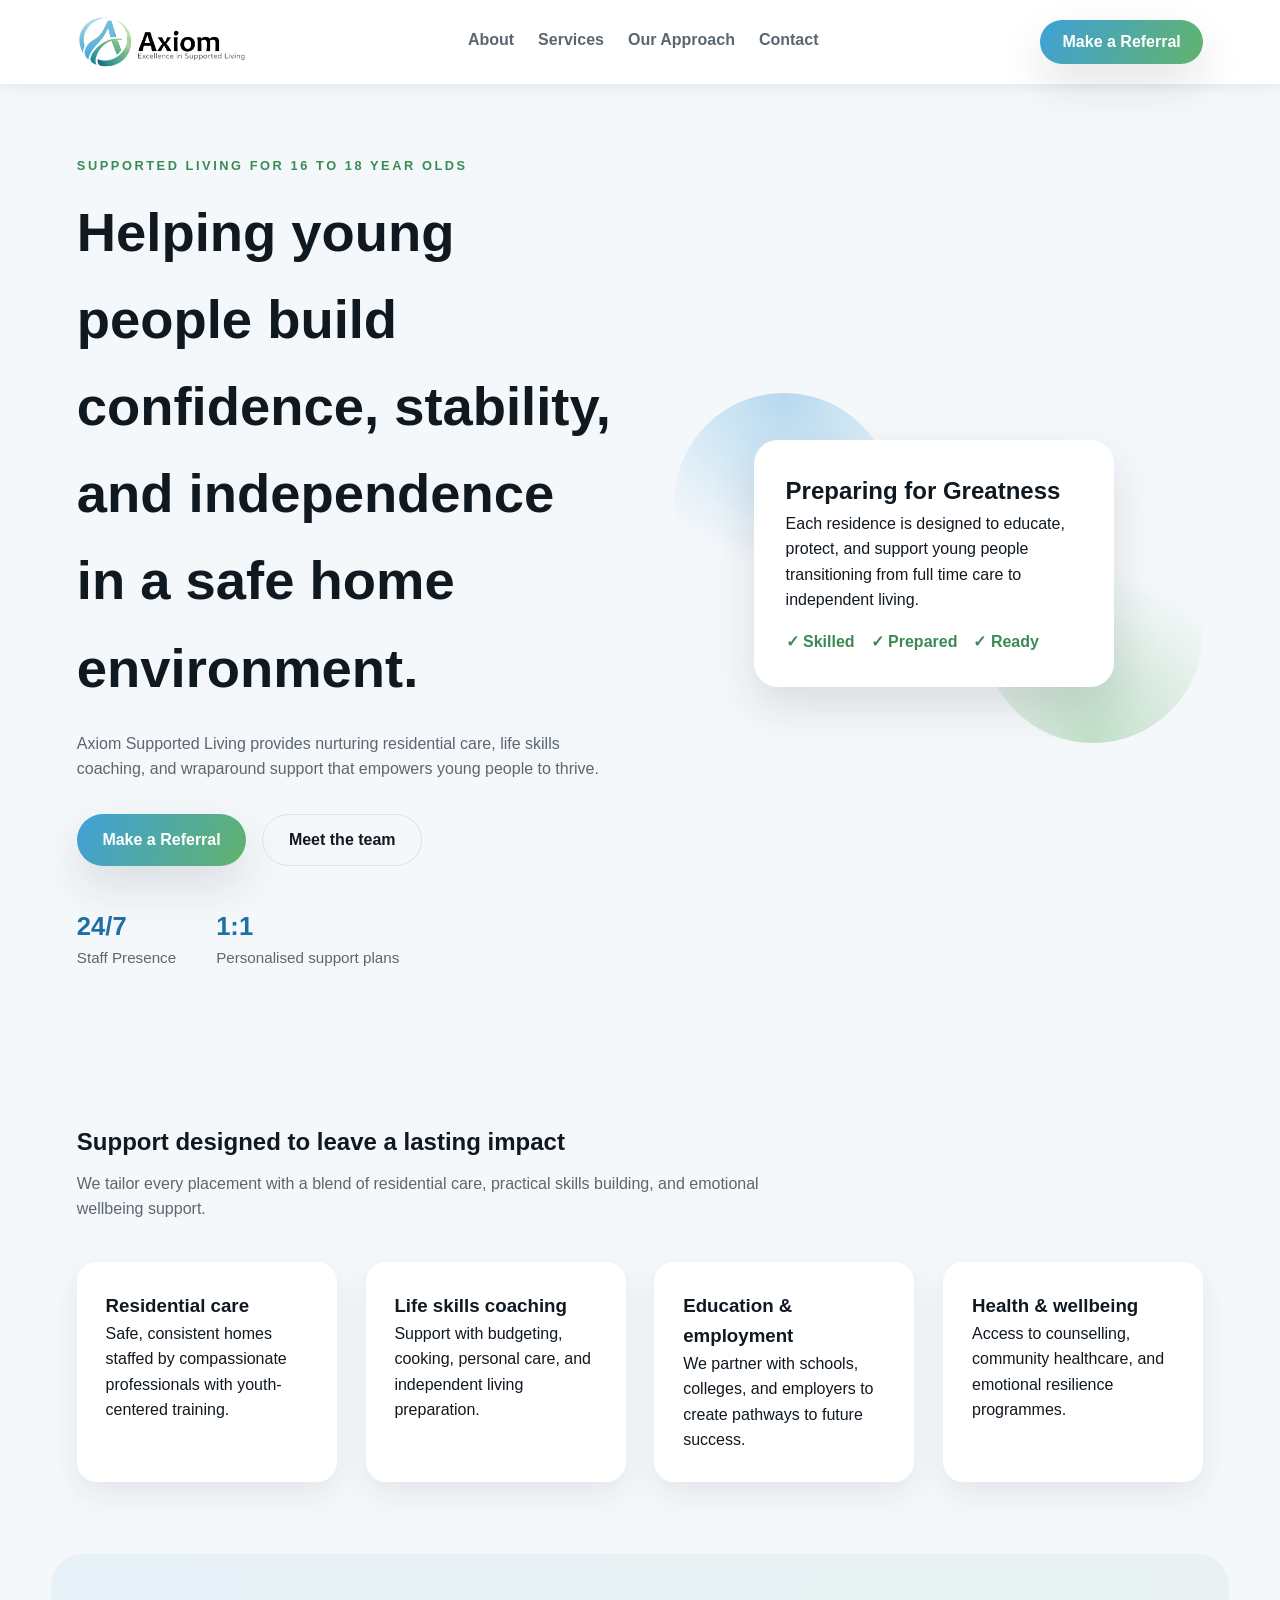
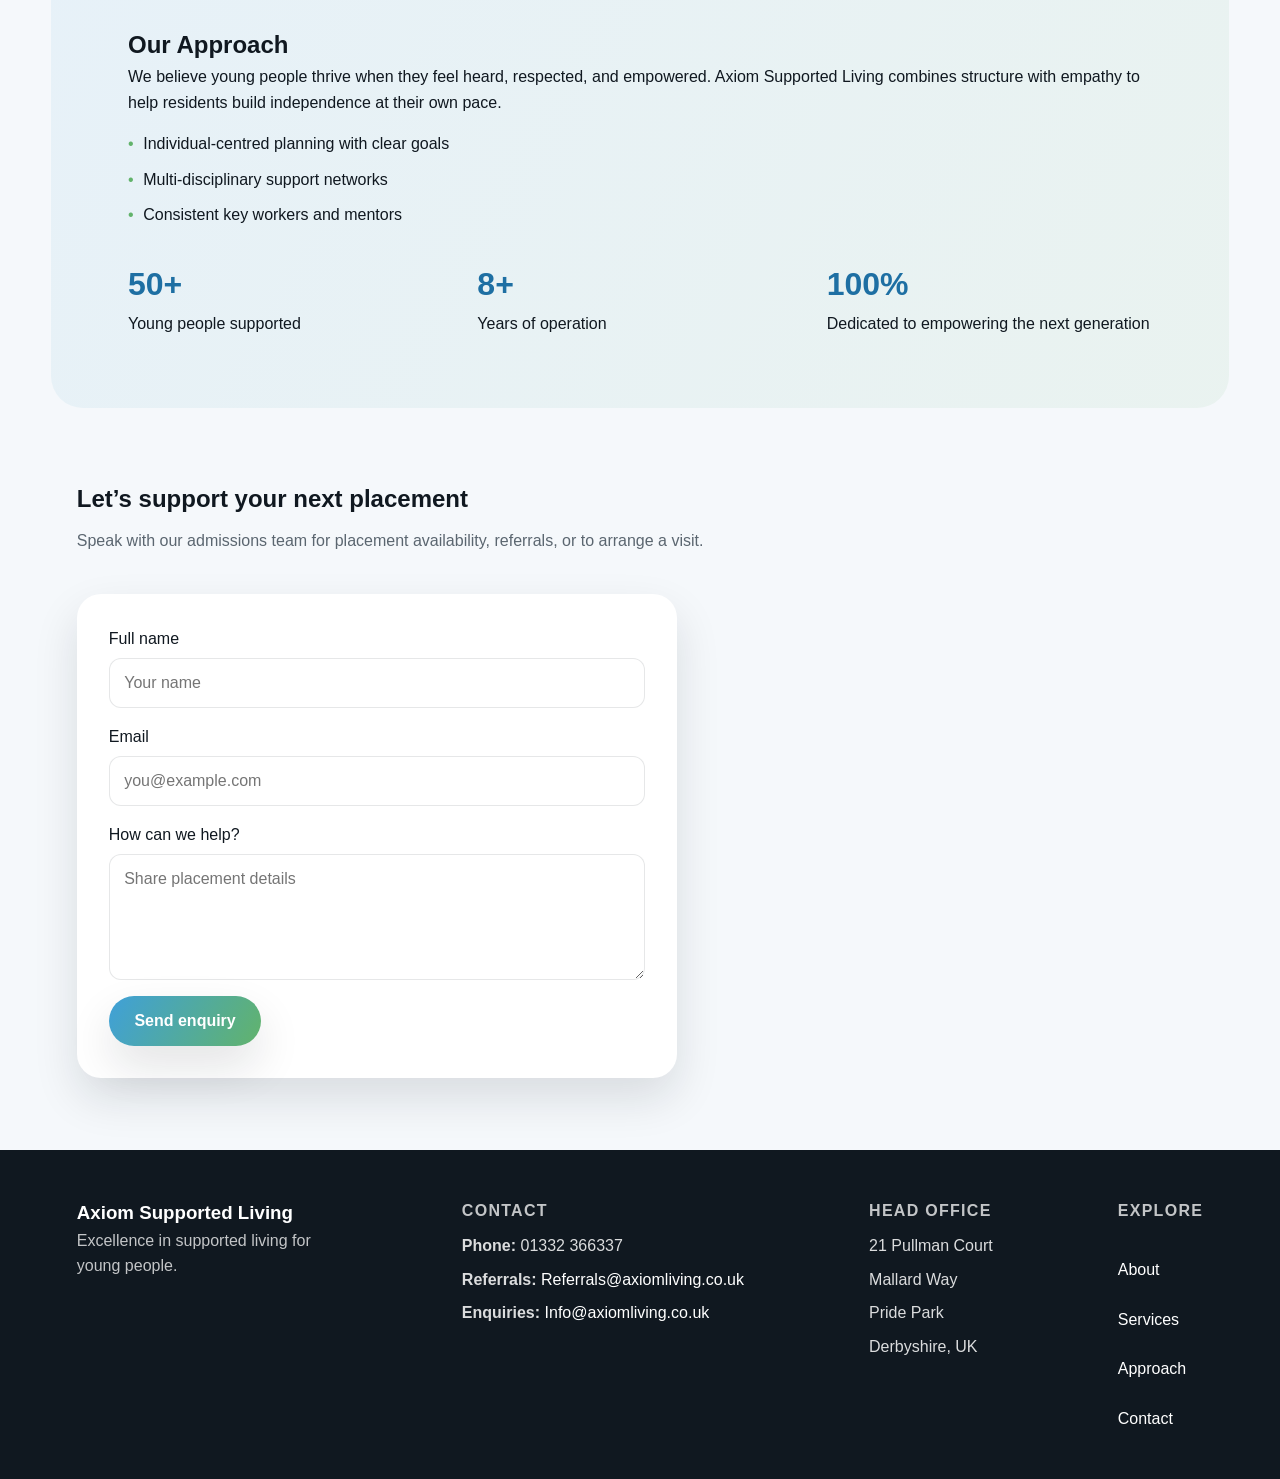
<file: index.html>
<!DOCTYPE html>
<html lang="en">
  <head>
    <meta charset="UTF-8" />
    <meta name="viewport" content="width=device-width, initial-scale=1" />
    <title>Axiom Supported Living | Excellence in Supported Living</title>
    <link rel="stylesheet" href="styles.css" />
    <link rel="icon" href="media/Favicon.ico">
  </head>
  <body>
    <header class="site-header">
      <nav class="nav">
        <a class="logo" href="index.html" aria-label="Axiom Supported Living home">
          <img src="media/AxiomLogo.png" alt="Axiom Supported Living logo" />
        </a>
        <div class="nav-links">
          <a href="#about">About</a>
          <a href="#services">Services</a>
          <a href="#approach">Our Approach</a>
          <a href="#contact">Contact</a>
        </div>
        <button class="nav-cta">Make a Referral</button>
      </nav>
    </header>

    <main>
      <section class="hero" id="about">
        <div class="hero-content">
          <p class="eyebrow">Supported living for 16 to 18 year olds</p>
          <h1>
            Helping young people build confidence, stability, and independence in a
            safe home environment.
          </h1>
          <p class="lead">
            Axiom Supported Living provides nurturing residential care, life skills
            coaching, and wraparound support that empowers young people to thrive.
          </p>
          <div class="hero-actions">
            <button class="primary">Make a Referral</button>
            <button class="ghost">Meet the team</button>
          </div>
          <div class="hero-metrics">
            <div>
              <h3>24/7</h3>
              <p>Staff Presence</p>
            </div>
            <div>
              <h3>1:1</h3>
              <p>Personalised support plans</p>
            </div>
          </div>
        </div>
        <div class="hero-visual" aria-hidden="true">
          <div class="orb orb-blue"></div>
          <div class="orb orb-green"></div>
          <div class="card">
            <h2>Preparing for Greatness</h2>
            <p>
              Each residence is designed to educate, protect, and support young
              people transitioning from full time care to independent living.
            </p>
            <div class="card-row">
              <span>✓ Skilled</span>
              <span>✓ Prepared</span>
              <span>✓ Ready</span>
            </div>
          </div>
        </div>
      </section>

      <section class="section" id="services">
        <div class="section-heading">
          <h2>Support designed to leave a lasting impact</h2>
          <p>
            We tailor every placement with a blend of residential care, practical
            skills building, and emotional wellbeing support.
          </p>
        </div>
        <div class="grid">
          <article class="service-card">
            <h3>Residential care</h3>
            <p>
              Safe, consistent homes staffed by compassionate professionals with
              youth-centered training.
            </p>
          </article>
          <article class="service-card">
            <h3>Life skills coaching</h3>
            <p>
              Support with budgeting, cooking, personal care, and independent living
              preparation.
            </p>
          </article>
          <article class="service-card">
            <h3>Education &amp; employment</h3>
            <p>
              We partner with schools, colleges, and employers to create pathways to
              future success.
            </p>
          </article>
          <article class="service-card">
            <h3>Health &amp; wellbeing</h3>
            <p>
              Access to counselling, community healthcare, and emotional resilience
              programmes.
            </p>
          </article>
        </div>
      </section>

      <section class="section highlight" id="approach">
        <div class="highlight-content">
          <h2>Our Approach</h2>
          <p>
            We believe young people thrive when they feel heard, respected, and
            empowered. Axiom Supported Living combines structure with empathy to help
            residents build independence at their own pace.
          </p>
          <ul>
            <li>Individual-centred planning with clear goals</li>
            <li>Multi-disciplinary support networks</li>
            <li>Consistent key workers and mentors</li>
          </ul>
        </div>
        <div class="highlight-stats">
          <div>
            <span>50+</span>
            <p>Young people supported</p>
          </div>
          <div>
            <span>8+</span>
            <p>Years of operation</p>
          </div>
          <div>
            <span>100%</span>
            <p>Dedicated to empowering the next generation</p>
          </div>
        </div>
      </section>

      <section class="section" id="contact">
        <div class="section-heading">
          <h2>Let’s support your next placement</h2>
          <p>
            Speak with our admissions team for placement availability, referrals, or
            to arrange a visit.
          </p>
        </div>
        <form class="contact-form">
          <div class="field">
            <label for="name">Full name</label>
            <input id="name" type="text" placeholder="Your name" required />
          </div>
          <div class="field">
            <label for="email">Email</label>
            <input id="email" type="email" placeholder="you@example.com" required />
          </div>
          <div class="field">
            <label for="message">How can we help?</label>
            <textarea id="message" rows="4" placeholder="Share placement details"></textarea>
          </div>
          <button class="primary" type="submit">Send enquiry</button>
        </form>
      </section>
    </main>

    <footer class="footer">
      <div class="footer-brand">
        <h3>Axiom Supported Living</h3>
        <p>Excellence in supported living for young people.</p>
      </div>
      <div class="footer-info">
        <h4>Contact</h4>
        <p><strong>Phone:</strong> 01332 366337</p>
        <p>
          <strong>Referrals:</strong>
          <a href="mailto:Referrals@axiomliving.co.uk">Referrals@axiomliving.co.uk</a>
        </p>
        <p>
          <strong>Enquiries:</strong>
          <a href="mailto:Info@axiomliving.co.uk">Info@axiomliving.co.uk</a>
        </p>
      </div>
      <div class="footer-info">
        <h4>Head Office</h4>
        <p>21 Pullman Court</p>
        <p>Mallard Way</p>
        <p>Pride Park</p>
        <p>Derbyshire, UK</p>
      </div>
      <div class="footer-links">
        <h4>Explore</h4>
        <a href="#about">About</a>
        <a href="#services">Services</a>
        <a href="#approach">Approach</a>
        <a href="#contact">Contact</a>
      </div>
    </footer>

    <script src="script.js"></script>
  </body>
</html>
</file>
<file: styles.css>
:root {
  --blue: #3fa0d9;
  --blue-dark: #1e6fa3;
  --green: #62b36b;
  --green-dark: #3b8a55;
  --text: #101820;
  --muted: #5b6670;
  --bg: #f5f8fb;
  --white: #ffffff;
  --shadow: 0 20px 45px rgba(16, 24, 32, 0.12);
}

* {
  box-sizing: border-box;
  margin: 0;
  padding: 0;
}

body {
  font-family: "Segoe UI", "Inter", sans-serif;
  color: var(--text);
  background: var(--bg);
  line-height: 1.6;
}

img {
  max-width: 100%;
  display: block;
}

a {
  text-decoration: none;
  color: inherit;
}

button {
  border: none;
  font: inherit;
  cursor: pointer;
}

.site-header {
  position: sticky;
  top: 0;
  background: rgba(255, 255, 255, 0.95);
  backdrop-filter: blur(12px);
  z-index: 10;
  box-shadow: 0 2px 14px rgba(16, 24, 32, 0.08);
}

.nav {
  display: flex;
  align-items: center;
  justify-content: space-between;
  padding: 1rem 6vw;
  gap: 2rem;
}

.logo img {
  height: 52px;
  width: auto;
}

.nav-links {
  display: flex;
  gap: 1.5rem;
  font-weight: 600;
  color: var(--muted);
}

.nav-links a {
  position: relative;
  padding-bottom: 0.25rem;
}

.nav-links a::after {
  content: "";
  position: absolute;
  left: 0;
  bottom: 0;
  width: 0;
  height: 2px;
  background: linear-gradient(120deg, var(--blue), var(--green));
  transition: width 0.3s ease;
}

.nav-links a:hover::after,
.nav-links a:focus-visible::after {
  width: 100%;
}

.nav-cta {
  background: linear-gradient(120deg, var(--blue), var(--green));
  color: var(--white);
  padding: 0.6rem 1.4rem;
  border-radius: 999px;
  font-weight: 600;
  box-shadow: var(--shadow);
  transition: transform 0.3s ease;
}

.nav-cta:hover {
  transform: translateY(-2px);
}

.hero {
  padding: 4.5rem 6vw 5rem;
  display: grid;
  gap: 3rem;
  align-items: center;
  grid-template-columns: repeat(auto-fit, minmax(280px, 1fr));
}

.hero-content h1 {
  font-size: clamp(2.2rem, 2vw + 1.8rem, 3.5rem);
  margin: 0.8rem 0 1.2rem;
}

.eyebrow {
  text-transform: uppercase;
  letter-spacing: 0.2em;
  color: var(--green-dark);
  font-weight: 700;
  font-size: 0.8rem;
}

.lead {
  color: var(--muted);
  max-width: 560px;
}

.hero-actions {
  margin: 2rem 0 2.5rem;
  display: flex;
  gap: 1rem;
  flex-wrap: wrap;
}

.primary,
.ghost {
  padding: 0.75rem 1.6rem;
  border-radius: 999px;
  font-weight: 600;
  transition: transform 0.3s ease, box-shadow 0.3s ease;
}

.primary {
  background: linear-gradient(120deg, var(--blue), var(--green));
  color: var(--white);
  box-shadow: var(--shadow);
}

.ghost {
  background: transparent;
  border: 1px solid rgba(16, 24, 32, 0.1);
  color: var(--text);
}

.primary:hover,
.ghost:hover {
  transform: translateY(-2px);
  box-shadow: 0 16px 30px rgba(16, 24, 32, 0.12);
}

.hero-metrics {
  display: flex;
  gap: 2.5rem;
  flex-wrap: wrap;
}

.hero-metrics h3 {
  font-size: 1.6rem;
  color: var(--blue-dark);
}

.hero-metrics p {
  color: var(--muted);
  font-size: 0.95rem;
}

.hero-visual {
  position: relative;
  min-height: 380px;
  display: grid;
  place-items: center;
}

.orb {
  position: absolute;
  width: 220px;
  height: 220px;
  border-radius: 50%;
  filter: blur(0px);
  opacity: 0.35;
  animation: float 8s ease-in-out infinite;
}

.orb-blue {
  background: radial-gradient(circle at top, var(--blue), transparent 70%);
  top: 20px;
  left: 10px;
}

.orb-green {
  background: radial-gradient(circle at bottom, var(--green), transparent 70%);
  bottom: 10px;
  right: 0;
  animation-delay: 1s;
}

.card {
  position: relative;
  background: var(--white);
  padding: 2rem;
  border-radius: 24px;
  box-shadow: var(--shadow);
  max-width: 360px;
  z-index: 1;
}

.card-row {
  margin-top: 1rem;
  display: flex;
  gap: 1rem;
  color: var(--green-dark);
  font-weight: 600;
}

.section {
  padding: 4.5rem 6vw;
}

.section-heading {
  max-width: 720px;
  margin-bottom: 2.5rem;
}

.section-heading p {
  color: var(--muted);
  margin-top: 0.6rem;
}

.grid {
  display: grid;
  gap: 1.8rem;
  grid-template-columns: repeat(auto-fit, minmax(220px, 1fr));
}

.service-card {
  background: var(--white);
  padding: 1.8rem;
  border-radius: 20px;
  box-shadow: 0 12px 30px rgba(16, 24, 32, 0.08);
  transition: transform 0.4s ease, box-shadow 0.4s ease;
}

.service-card:hover {
  transform: translateY(-6px);
  box-shadow: 0 20px 35px rgba(16, 24, 32, 0.12);
}

.highlight {
  background: linear-gradient(120deg, rgba(63, 160, 217, 0.08), rgba(98, 179, 107, 0.08));
  border-radius: 32px;
  margin: 0 4vw;
}

.highlight-content ul {
  margin-top: 1rem;
  list-style: none;
  display: grid;
  gap: 0.6rem;
}

.highlight-content li::before {
  content: "•";
  color: var(--green);
  margin-right: 0.6rem;
}

.highlight-stats {
  display: grid;
  gap: 1.5rem;
  grid-template-columns: repeat(auto-fit, minmax(180px, 1fr));
  margin-top: 2rem;
}

.highlight-stats span {
  font-size: 2rem;
  font-weight: 700;
  color: var(--blue-dark);
}

.contact-form {
  background: var(--white);
  padding: 2rem;
  border-radius: 24px;
  box-shadow: var(--shadow);
  max-width: 600px;
}

.field {
  display: grid;
  gap: 0.4rem;
  margin-bottom: 1rem;
}

input,
textarea {
  border-radius: 12px;
  border: 1px solid rgba(16, 24, 32, 0.1);
  padding: 0.7rem 0.9rem;
  font: inherit;
}

.footer {
  padding: 3rem 6vw;
  background: #101820;
  color: var(--white);
  display: flex;
  flex-wrap: wrap;
  gap: 2rem;
  justify-content: space-between;
}

.footer h4 {
  font-size: 1rem;
  text-transform: uppercase;
  letter-spacing: 0.08em;
  margin-bottom: 0.6rem;
  color: rgba(255, 255, 255, 0.75);
}

.footer-brand p {
  max-width: 260px;
  color: rgba(255, 255, 255, 0.75);
}

.footer-info p {
  margin-bottom: 0.5rem;
  color: rgba(255, 255, 255, 0.85);
}

.footer-info a {
  color: var(--white);
}

.footer-links {
  display: flex;
  flex-direction: column;
  gap: 1.5rem;
}

.reveal {
  opacity: 0;
  transform: translateY(30px);
  transition: opacity 0.6s ease, transform 0.6s ease;
}

.reveal.visible {
  opacity: 1;
  transform: translateY(0);
}

@keyframes float {
  0%,
  100% {
    transform: translateY(0);
  }
  50% {
    transform: translateY(-18px);
  }
}

@media (max-width: 900px) {
  .nav {
    flex-direction: column;
  }

  .nav-links {
    flex-wrap: wrap;
    justify-content: center;
  }

  .nav-cta {
    width: 100%;
    text-align: center;
  }

  .hero {
    padding-top: 3rem;
  }

  .highlight {
    margin: 0;
  }
}

@media (max-width: 600px) {
  .hero-metrics {
    flex-direction: column;
    gap: 1.2rem;
  }

  .footer {
    flex-direction: column;
  }
}
</file>
